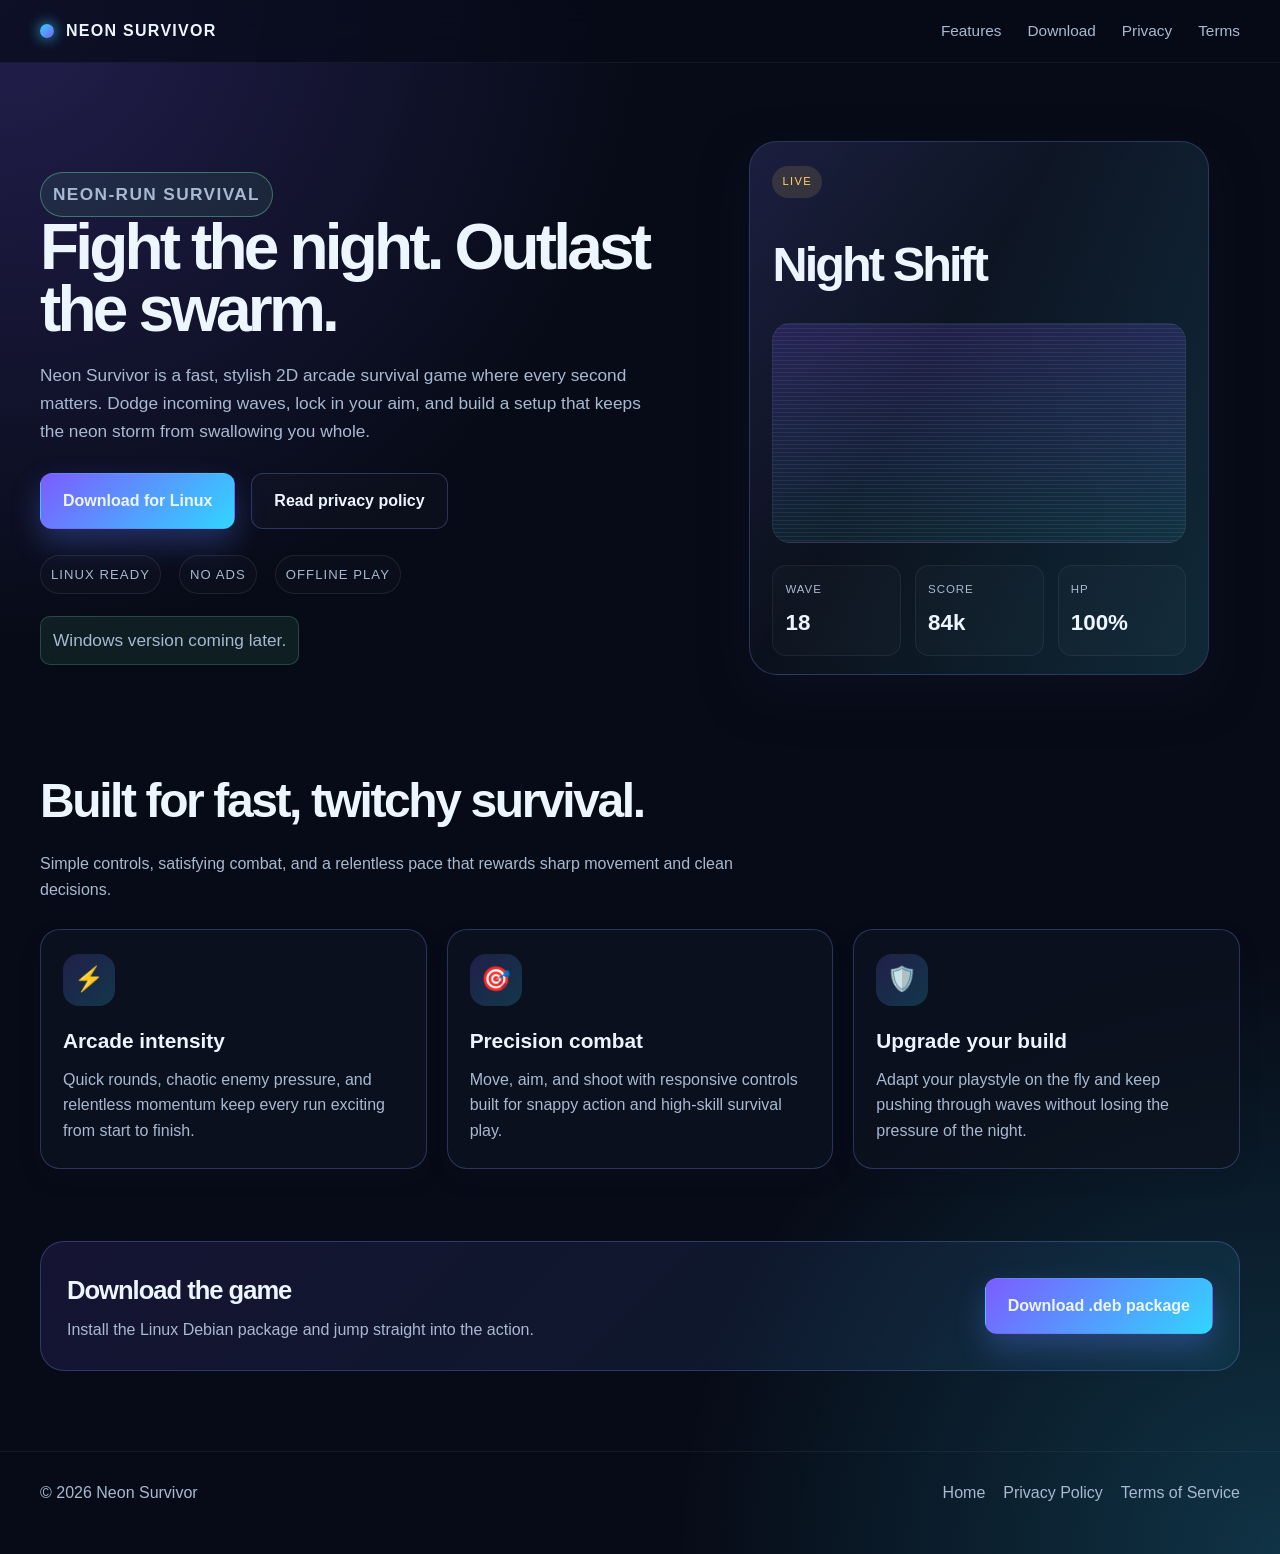
<file: index.html>
<!DOCTYPE html>
<html lang="en">
<head>
  <meta charset="UTF-8">
  <meta name="viewport" content="width=device-width, initial-scale=1.0">
  <title>Neon Survivor | 2D Arcade Survival</title>
  <meta name="description" content="Neon Survivor is a fast-paced 2D arcade survival game for Linux. Download the latest Debian package and survive the night.">
  <link rel="stylesheet" href="styles.css">
</head>
<body>
  <header class="topbar">
    <div class="topbar-inner">
      <a class="brand" href="index.html" aria-label="Neon Survivor home">
        <span class="brand-mark"></span>
        <span>Neon Survivor</span>
      </a>
      <nav class="nav" aria-label="Main navigation">
        <a href="#features">Features</a>
        <a href="#download">Download</a>
        <a href="privacy-policy.html">Privacy</a>
        <a href="terms-of-service.html">Terms</a>
      </nav>
    </div>
  </header>

  <main class="page-shell">
    <section class="hero">
      <div class="hero-copy">
        <p class="eyebrow">Neon-run survival</p>
        <h1>Fight the night. Outlast the swarm.</h1>
        <p>
          Neon Survivor is a fast, stylish 2D arcade survival game where every second matters.
          Dodge incoming waves, lock in your aim, and build a setup that keeps the neon storm from swallowing you whole.
        </p>

        <div class="cta-row">
          <a class="btn btn-primary" href="downloads/neon-survivor_1.0.0_x86_64.deb" download>Download for Linux</a>
          <a class="btn btn-secondary" href="privacy-policy.html">Read privacy policy</a>
        </div>

        <div class="trust-row" aria-label="Game details">
          <span>Linux ready</span>
          <span>No ads</span>
          <span>Offline play</span>
        </div>

        <p class="muted-note" style="margin-top: 22px; display: inline-block;">Windows version coming later.</p>
      </div>

      <div class="hero-visual" aria-hidden="true">
        <div class="game-card">
          <span class="status">Live</span>
          <h2>Night Shift</h2>
          <div class="scanlines"></div>
          <div class="hud">
            <div class="stat">
              <span>Wave</span>
              <strong>18</strong>
            </div>
            <div class="stat">
              <span>Score</span>
              <strong>84k</strong>
            </div>
            <div class="stat">
              <span>HP</span>
              <strong>100%</strong>
            </div>
          </div>
        </div>
      </div>
    </section>

    <section id="features">
      <div class="section-heading">
        <h2>Built for fast, twitchy survival.</h2>
        <p>Simple controls, satisfying combat, and a relentless pace that rewards sharp movement and clean decisions.</p>
      </div>

      <div class="feature-grid">
        <article class="card">
          <div class="card-icon">⚡</div>
          <h3>Arcade intensity</h3>
          <p>Quick rounds, chaotic enemy pressure, and relentless momentum keep every run exciting from start to finish.</p>
        </article>

        <article class="card">
          <div class="card-icon">🎯</div>
          <h3>Precision combat</h3>
          <p>Move, aim, and shoot with responsive controls built for snappy action and high-skill survival play.</p>
        </article>

        <article class="card">
          <div class="card-icon">🛡️</div>
          <h3>Upgrade your build</h3>
          <p>Adapt your playstyle on the fly and keep pushing through waves without losing the pressure of the night.</p>
        </article>
      </div>
    </section>

    <section class="download-panel" id="download">
      <div class="panel">
        <div>
          <h3>Download the game</h3>
          <p>Install the Linux Debian package and jump straight into the action.</p>
        </div>
        <a class="btn btn-primary" href="downloads/neon-survivor_1.0.0_x86_64.deb" download>Download .deb package</a>
      </div>
    </section>
  </main>

  <footer>
    <div class="footer-inner">
      <div>© 2026 Neon Survivor</div>
      <div class="footer-links">
        <a href="index.html">Home</a>
        <a href="privacy-policy.html">Privacy Policy</a>
        <a href="terms-of-service.html">Terms of Service</a>
      </div>
    </div>
  </footer>
</body>
</html>
</file>
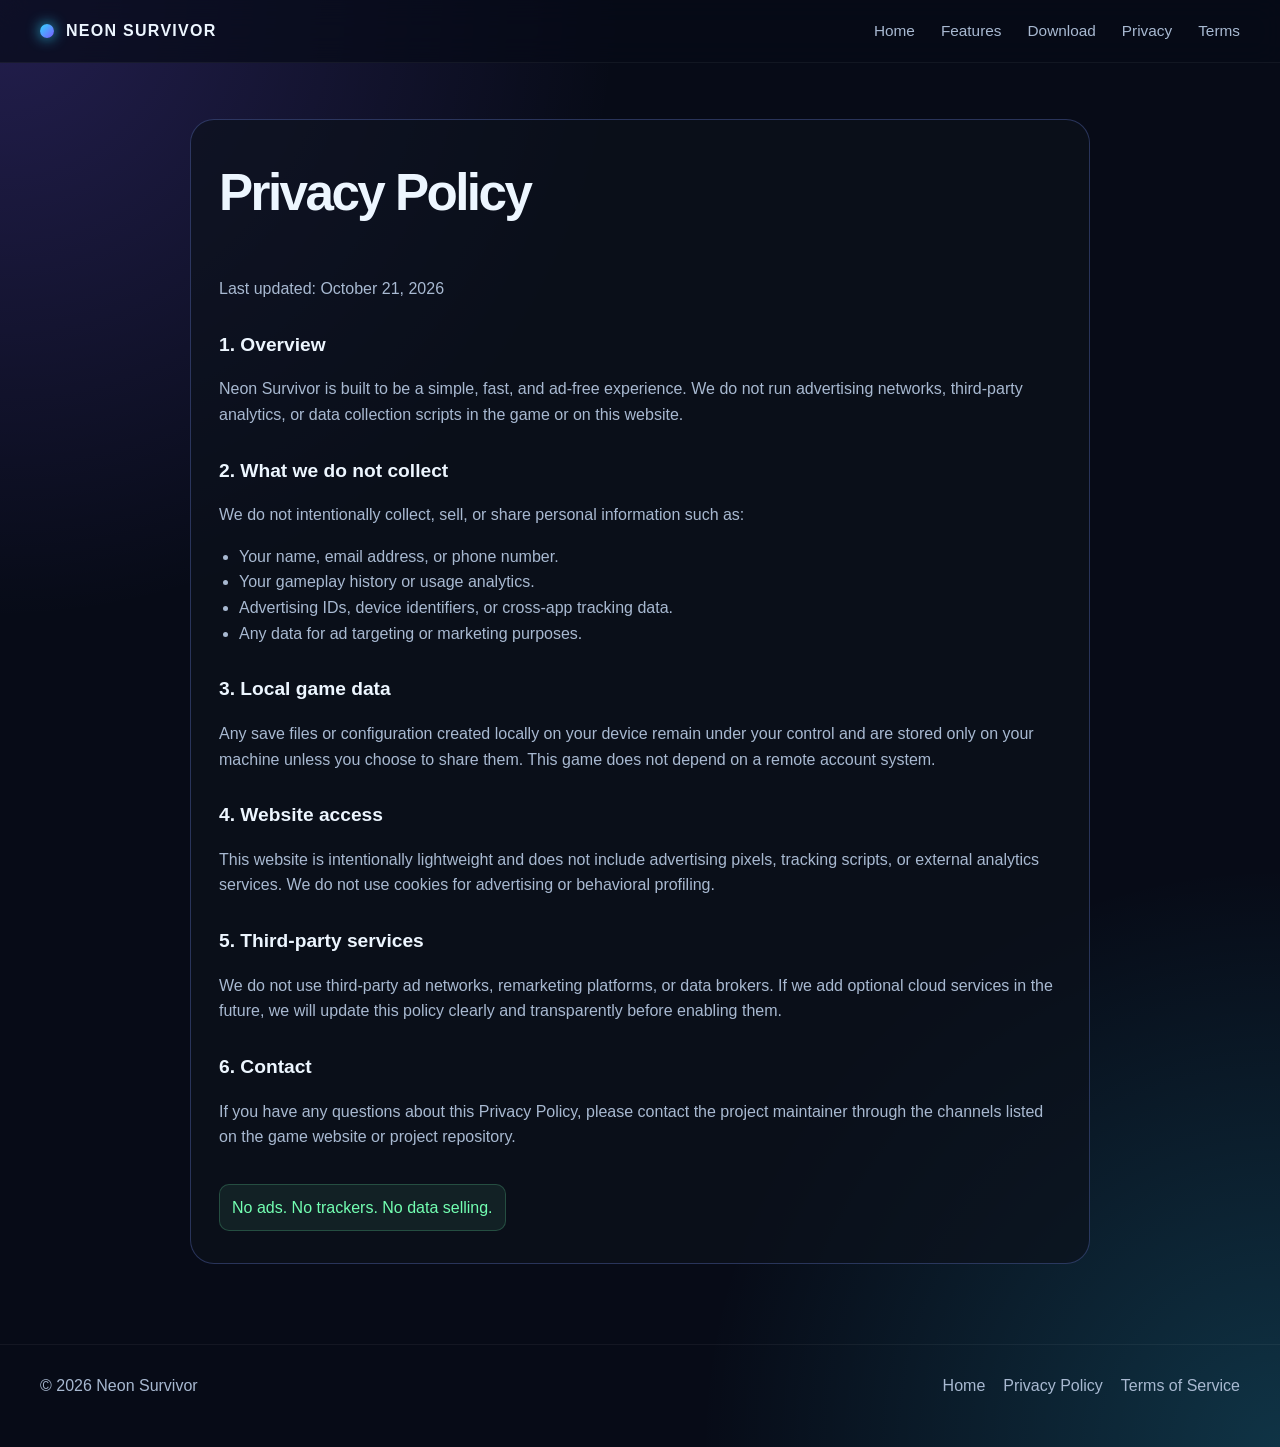
<file: privacy-policy.html>
<!DOCTYPE html>
<html lang="en">
<head>
  <meta charset="UTF-8">
  <meta name="viewport" content="width=device-width, initial-scale=1.0">
  <title>Privacy Policy | Neon Survivor</title>
  <meta name="description" content="Neon Survivor privacy policy. We do not use ads, tracking, or data-selling practices.">
  <link rel="stylesheet" href="styles.css">
</head>
<body>
  <header class="topbar">
    <div class="topbar-inner">
      <a class="brand" href="index.html" aria-label="Neon Survivor home">
        <span class="brand-mark"></span>
        <span>Neon Survivor</span>
      </a>
      <nav class="nav" aria-label="Main navigation">
        <a href="index.html">Home</a>
        <a href="index.html#features">Features</a>
        <a href="index.html#download">Download</a>
        <a href="privacy-policy.html">Privacy</a>
        <a href="terms-of-service.html">Terms</a>
      </nav>
    </div>
  </header>

  <main class="page-content">
    <article class="legal-card">
      <h1>Privacy Policy</h1>
      <p>Last updated: October 21, 2026</p>

      <h2>1. Overview</h2>
      <p>Neon Survivor is built to be a simple, fast, and ad-free experience. We do not run advertising networks, third-party analytics, or data collection scripts in the game or on this website.</p>

      <h2>2. What we do not collect</h2>
      <p>We do not intentionally collect, sell, or share personal information such as:</p>
      <ul>
        <li>Your name, email address, or phone number.</li>
        <li>Your gameplay history or usage analytics.</li>
        <li>Advertising IDs, device identifiers, or cross-app tracking data.</li>
        <li>Any data for ad targeting or marketing purposes.</li>
      </ul>

      <h2>3. Local game data</h2>
      <p>Any save files or configuration created locally on your device remain under your control and are stored only on your machine unless you choose to share them. This game does not depend on a remote account system.</p>

      <h2>4. Website access</h2>
      <p>This website is intentionally lightweight and does not include advertising pixels, tracking scripts, or external analytics services. We do not use cookies for advertising or behavioral profiling.</p>

      <h2>5. Third-party services</h2>
      <p>We do not use third-party ad networks, remarketing platforms, or data brokers. If we add optional cloud services in the future, we will update this policy clearly and transparently before enabling them.</p>

      <h2>6. Contact</h2>
      <p>If you have any questions about this Privacy Policy, please contact the project maintainer through the channels listed on the game website or project repository.</p>

      <span class="muted-note">No ads. No trackers. No data selling.</span>
    </article>
  </main>

  <footer>
    <div class="footer-inner">
      <div>© 2026 Neon Survivor</div>
      <div class="footer-links">
        <a href="index.html">Home</a>
        <a href="privacy-policy.html">Privacy Policy</a>
        <a href="terms-of-service.html">Terms of Service</a>
      </div>
    </div>
  </footer>
</body>
</html>
</file>
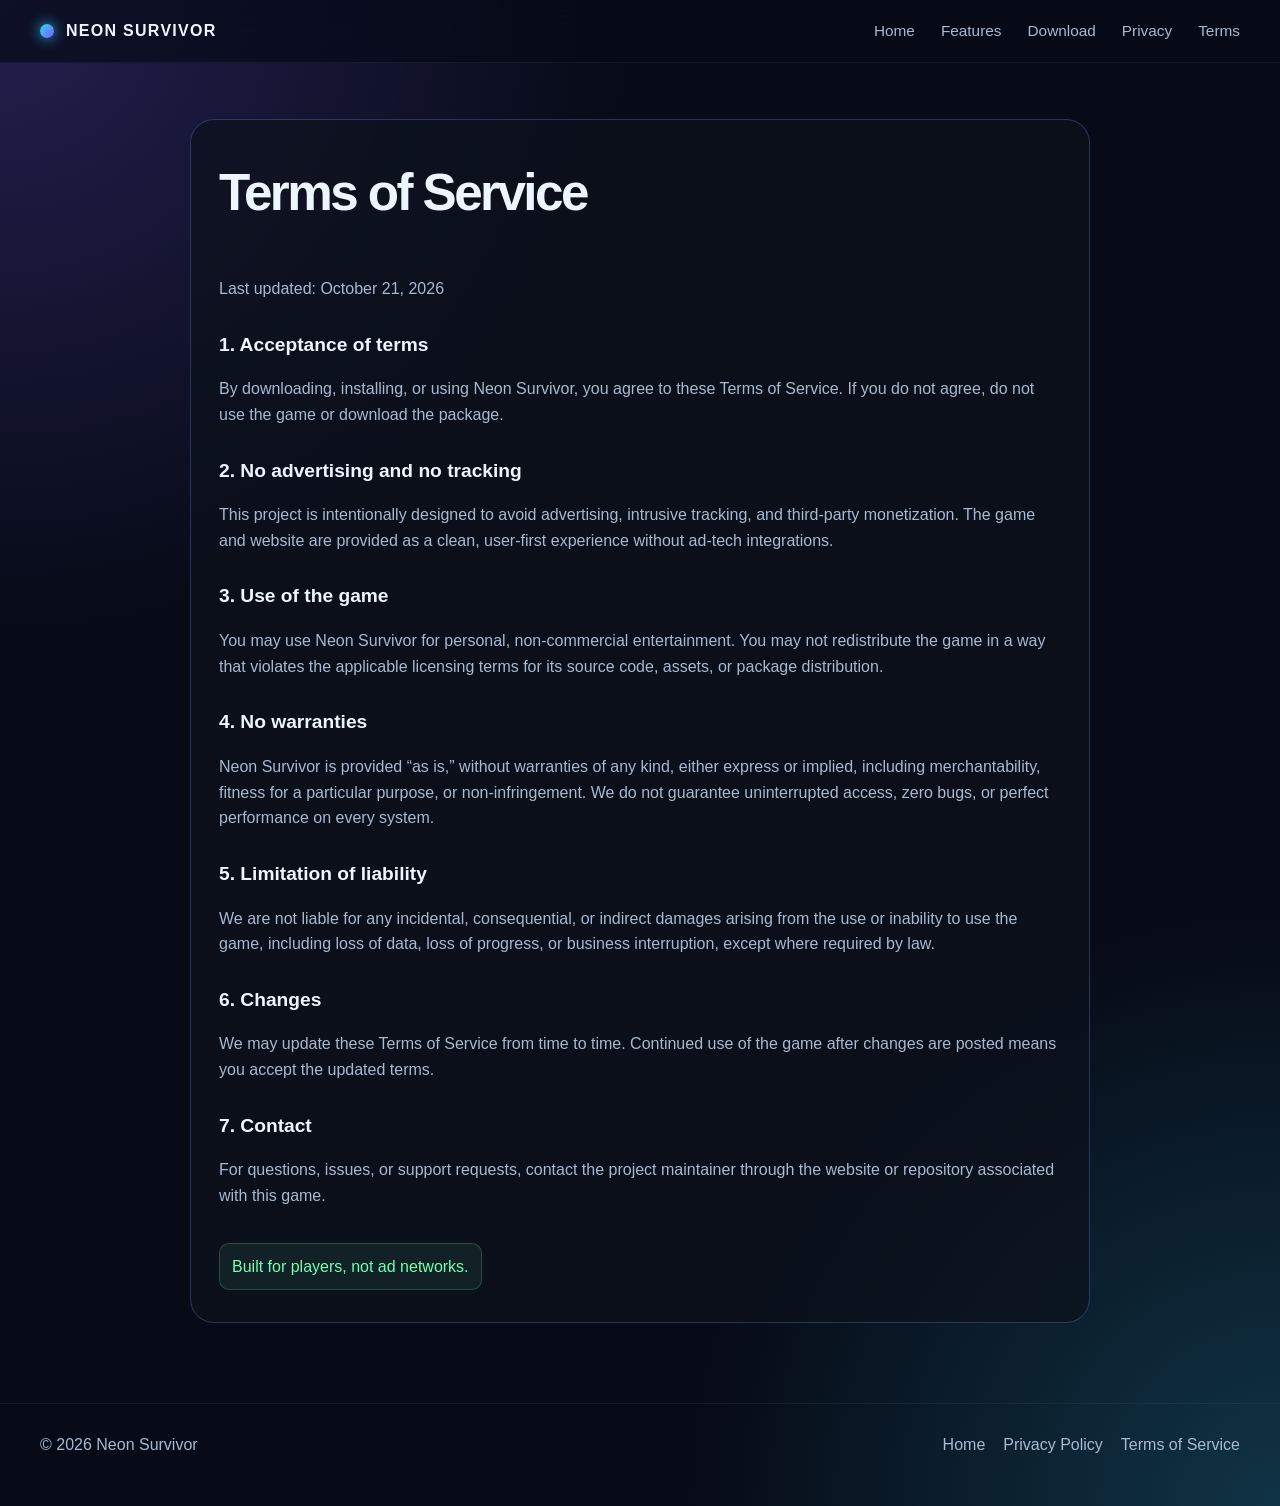
<file: terms-of-service.html>
<!DOCTYPE html>
<html lang="en">
<head>
  <meta charset="UTF-8">
  <meta name="viewport" content="width=device-width, initial-scale=1.0">
  <title>Terms of Service | Neon Survivor</title>
  <meta name="description" content="Neon Survivor terms of service and usage conditions. No ads, no tracking, and no hidden data collection.">
  <link rel="stylesheet" href="styles.css">
</head>
<body>
  <header class="topbar">
    <div class="topbar-inner">
      <a class="brand" href="index.html" aria-label="Neon Survivor home">
        <span class="brand-mark"></span>
        <span>Neon Survivor</span>
      </a>
      <nav class="nav" aria-label="Main navigation">
        <a href="index.html">Home</a>
        <a href="index.html#features">Features</a>
        <a href="index.html#download">Download</a>
        <a href="privacy-policy.html">Privacy</a>
        <a href="terms-of-service.html">Terms</a>
      </nav>
    </div>
  </header>

  <main class="page-content">
    <article class="legal-card">
      <h1>Terms of Service</h1>
      <p>Last updated: October 21, 2026</p>

      <h2>1. Acceptance of terms</h2>
      <p>By downloading, installing, or using Neon Survivor, you agree to these Terms of Service. If you do not agree, do not use the game or download the package.</p>

      <h2>2. No advertising and no tracking</h2>
      <p>This project is intentionally designed to avoid advertising, intrusive tracking, and third-party monetization. The game and website are provided as a clean, user-first experience without ad-tech integrations.</p>

      <h2>3. Use of the game</h2>
      <p>You may use Neon Survivor for personal, non-commercial entertainment. You may not redistribute the game in a way that violates the applicable licensing terms for its source code, assets, or package distribution.</p>

      <h2>4. No warranties</h2>
      <p>Neon Survivor is provided “as is,” without warranties of any kind, either express or implied, including merchantability, fitness for a particular purpose, or non-infringement. We do not guarantee uninterrupted access, zero bugs, or perfect performance on every system.</p>

      <h2>5. Limitation of liability</h2>
      <p>We are not liable for any incidental, consequential, or indirect damages arising from the use or inability to use the game, including loss of data, loss of progress, or business interruption, except where required by law.</p>

      <h2>6. Changes</h2>
      <p>We may update these Terms of Service from time to time. Continued use of the game after changes are posted means you accept the updated terms.</p>

      <h2>7. Contact</h2>
      <p>For questions, issues, or support requests, contact the project maintainer through the website or repository associated with this game.</p>

      <span class="muted-note">Built for players, not ad networks.</span>
    </article>
  </main>

  <footer>
    <div class="footer-inner">
      <div>© 2026 Neon Survivor</div>
      <div class="footer-links">
        <a href="index.html">Home</a>
        <a href="privacy-policy.html">Privacy Policy</a>
        <a href="terms-of-service.html">Terms of Service</a>
      </div>
    </div>
  </footer>
</body>
</html>
</file>
<file: styles.css>
:root {
  --bg: #070b17;
  --bg-soft: #0f1a2d;
  --panel: rgba(17, 26, 42, 0.8);
  --panel-strong: #111d31;
  --line: rgba(122, 146, 255, 0.28);
  --primary: #7c5cff;
  --primary-2: #31d5ff;
  --accent: #73ffb2;
  --text: #edf6ff;
  --muted: #a8b9d1;
  --warning: #ffd166;
  --shadow: 0 18px 45px rgba(15, 20, 38, 0.52);
}

* {
  box-sizing: border-box;
}

html {
  scroll-behavior: smooth;
}

body {
  margin: 0;
  font-family: Inter, "Segoe UI", sans-serif;
  background:
    radial-gradient(circle at top left, rgba(124, 92, 255, 0.24), transparent 32%),
    radial-gradient(circle at bottom right, rgba(49, 213, 255, 0.2), transparent 30%),
    var(--bg);
  color: var(--text);
  line-height: 1.6;
}

img {
  max-width: 100%;
  display: block;
}

a {
  color: inherit;
  text-decoration: none;
}

.page-shell {
  width: min(1200px, calc(100% - 32px));
  margin: 0 auto;
}

.topbar {
  position: sticky;
  top: 0;
  z-index: 10;
  backdrop-filter: blur(14px);
  background: rgba(7, 11, 23, 0.7);
  border-bottom: 1px solid rgba(255, 255, 255, 0.05);
}

.topbar-inner {
  width: min(1200px, calc(100% - 32px));
  margin: 0 auto;
  display: flex;
  align-items: center;
  justify-content: space-between;
  padding: 18px 0;
}

.brand {
  display: inline-flex;
  align-items: center;
  gap: 12px;
  font-weight: 800;
  letter-spacing: 0.08em;
  text-transform: uppercase;
}

.brand-mark {
  width: 14px;
  height: 14px;
  border-radius: 50%;
  background: linear-gradient(135deg, var(--primary-2), var(--primary));
  box-shadow: 0 0 14px rgba(49, 213, 255, 0.9);
}

.nav {
  display: flex;
  align-items: center;
  gap: 26px;
  color: var(--muted);
  font-size: 0.96rem;
}

.nav a:hover,
.nav a:focus-visible {
  color: var(--text);
}

.btn {
  display: inline-flex;
  align-items: center;
  justify-content: center;
  gap: 10px;
  padding: 14px 22px;
  border: 1px solid var(--line);
  border-radius: 12px;
  font-weight: 700;
  transition: transform 0.2s ease, box-shadow 0.2s ease, border-color 0.2s ease;
}

.btn:hover,
.btn:focus-visible {
  transform: translateY(-1px);
}

.btn-primary {
  background: linear-gradient(135deg, var(--primary), var(--primary-2));
  border-color: transparent;
  box-shadow: 0 14px 30px rgba(88, 127, 255, 0.30);
}

.btn-secondary {
  background: rgba(255, 255, 255, 0.02);
}

.hero {
  display: grid;
  grid-template-columns: 1.1fr 0.9fr;
  align-items: center;
  gap: 42px;
  padding: 78px 0 52px;
}

.eyebrow {
  display: inline-block;
  padding: 8px 12px;
  margin: 0 0 14px;
  border: 1px solid rgba(115, 255, 178, 0.36);
  border-radius: 999px;
  color: var(--accent);
  background: rgba(115, 255, 178, 0.08);
  letter-spacing: 0.08em;
  text-transform: uppercase;
  font-size: 0.72rem;
  font-weight: 700;
}

.hero h1 {
  margin: 0;
  font-size: clamp(3rem, 5vw, 5rem);
  line-height: 0.96;
  letter-spacing: -0.06em;
}

.hero-copy p {
  margin: 22px 0 0;
  color: var(--muted);
  font-size: 1.08rem;
  max-width: 620px;
}

.cta-row {
  display: flex;
  flex-wrap: wrap;
  gap: 16px;
  margin-top: 28px;
}

.trust-row {
  margin-top: 26px;
  display: flex;
  flex-wrap: wrap;
  gap: 18px;
  color: var(--muted);
  font-size: 0.82rem;
  letter-spacing: 0.08em;
  text-transform: uppercase;
}

.trust-row span {
  padding: 8px 10px;
  border: 1px solid rgba(255, 255, 255, 0.08);
  border-radius: 999px;
  background: rgba(255, 255, 255, 0.015);
}

.hero-visual {
  display: flex;
  justify-content: center;
}

.game-card {
  position: relative;
  width: min(100%, 460px);
  min-height: 520px;
  padding: 24px 22px 18px;
  border: 1px solid var(--line);
  border-radius: 28px;
  background: linear-gradient(180deg, rgba(15, 24, 39, 0.92), rgba(11, 17, 28, 0.98));
  box-shadow: var(--shadow);
  overflow: hidden;
}

.game-card::before {
  content: "";
  position: absolute;
  inset: 0;
  background: linear-gradient(120deg, rgba(124, 92, 255, 0.12), transparent 40%, rgba(49, 213, 255, 0.12));
}

.status {
  position: relative;
  z-index: 1;
  display: inline-block;
  margin-bottom: 28px;
  padding: 7px 10px;
  border-radius: 999px;
  background: rgba(255, 209, 102, 0.13);
  color: var(--warning);
  font-size: 0.7rem;
  text-transform: uppercase;
  letter-spacing: 0.12em;
}

.game-card h2 {
  position: relative;
  z-index: 1;
  margin: 0;
  font-size: clamp(2.2rem, 3.8vw, 3.25rem);
  letter-spacing: -0.06em;
}

.scanlines {
  position: relative;
  z-index: 1;
  width: 100%;
  height: 220px;
  margin-top: 20px;
  border-radius: 18px;
  background:
    linear-gradient(to bottom, rgba(124, 92, 255, 0.18), rgba(49, 213, 255, 0.08)),
    repeating-linear-gradient(
      to bottom,
      rgba(255,255,255,0.07) 0,
      rgba(255,255,255,0.07) 1px,
      transparent 1px,
      transparent 4px
    );
  border: 1px solid rgba(255,255,255,0.05);
}

.hud {
  position: relative;
  z-index: 1;
  display: grid;
  grid-template-columns: repeat(3, 1fr);
  gap: 14px;
  margin-top: 22px;
}

.stat {
  padding: 14px 12px;
  border-radius: 14px;
  border: 1px solid rgba(255,255,255,0.06);
  background: rgba(255,255,255,0.02);
}

.stat span {
  display: block;
  color: var(--muted);
  font-size: 0.72rem;
  letter-spacing: 0.08em;
  text-transform: uppercase;
}

.stat strong {
  display: block;
  margin-top: 6px;
  font-size: 1.4rem;
}

main section {
  padding: 36px 0;
}

.section-heading {
  max-width: 720px;
  margin-bottom: 26px;
}

.section-heading p {
  margin: 12px 0 0;
  color: var(--muted);
}

.section-heading h2 {
  margin: 0;
  font-size: clamp(2rem, 4vw, 3rem);
  letter-spacing: -0.05em;
}

.feature-grid {
  display: grid;
  grid-template-columns: repeat(3, minmax(0, 1fr));
  gap: 20px;
}

.card {
  padding: 24px 22px;
  border: 1px solid var(--line);
  border-radius: 20px;
  background: rgba(13, 20, 31, 0.74);
  box-shadow: 0 10px 20px rgba(14, 20, 31, 0.2);
}

.card-icon {
  width: 52px;
  height: 52px;
  display: grid;
  place-items: center;
  border-radius: 16px;
  background: linear-gradient(135deg, rgba(124, 92, 255, 0.2), rgba(49, 213, 255, 0.2));
  color: var(--primary-2);
  font-size: 1.5rem;
  margin-bottom: 18px;
}

.card h3 {
  margin: 0 0 10px;
  font-size: 1.3rem;
}

.card p {
  margin: 0;
  color: var(--muted);
}

.download-panel {
  padding-bottom: 80px;
}

.panel {
  display: flex;
  align-items: center;
  justify-content: space-between;
  gap: 20px;
  padding: 28px 26px;
  border: 1px solid var(--line);
  border-radius: 24px;
  background: linear-gradient(135deg, rgba(124, 92, 255, 0.12), rgba(49, 213, 255, 0.08));
}

.panel h3 {
  margin: 0 0 6px;
  font-size: clamp(1.6rem, 2vw, 2.1rem);
  letter-spacing: -0.04em;
}

.panel p {
  margin: 0;
  color: var(--muted);
}

.page-content {
  width: min(900px, calc(100% - 32px));
  margin: 0 auto;
  padding: 56px 0 80px;
}

.legal-card {
  padding: 32px 28px;
  border-radius: 24px;
  border: 1px solid var(--line);
  background: rgba(12, 18, 28, 0.7);
}

.legal-card h1 {
  margin-top: 0;
  font-size: clamp(2.3rem, 4vw, 3.3rem);
  letter-spacing: -0.05em;
}

.legal-card h2 {
  margin-top: 28px;
  font-size: 1.2rem;
}

.legal-card p,
.legal-card li {
  color: var(--muted);
}

.legal-card ul {
  padding-left: 20px;
}

.muted-note {
  display: inline-block;
  margin-top: 18px;
  padding: 10px 12px;
  border-radius: 10px;
  background: rgba(115, 255, 178, 0.08);
  border: 1px solid rgba(115, 255, 178, 0.2);
  color: var(--accent);
}

footer {
  border-top: 1px solid rgba(255, 255, 255, 0.05);
  padding: 28px 0 48px;
  color: var(--muted);
}

.footer-inner {
  width: min(1200px, calc(100% - 32px));
  margin: 0 auto;
  display: flex;
  justify-content: space-between;
  gap: 16px;
  align-items: center;
  flex-wrap: wrap;
}

.footer-links {
  display: flex;
  flex-wrap: wrap;
  gap: 18px;
}

@media (max-width: 860px) {
  .hero {
    grid-template-columns: 1fr;
    padding-top: 52px;
  }

  .feature-grid {
    grid-template-columns: 1fr;
  }

  .panel {
    flex-direction: column;
    align-items: flex-start;
  }

  .nav {
    gap: 12px;
    font-size: 0.8rem;
  }
}

@media (max-width: 560px) {
  .topbar-inner {
    flex-direction: column;
    gap: 12px;
  }

  .nav {
    flex-wrap: wrap;
    justify-content: center;
  }

  .cta-row {
    flex-direction: column;
    align-items: stretch;
  }

  .btn {
    width: 100%;
  }
}
</file>
